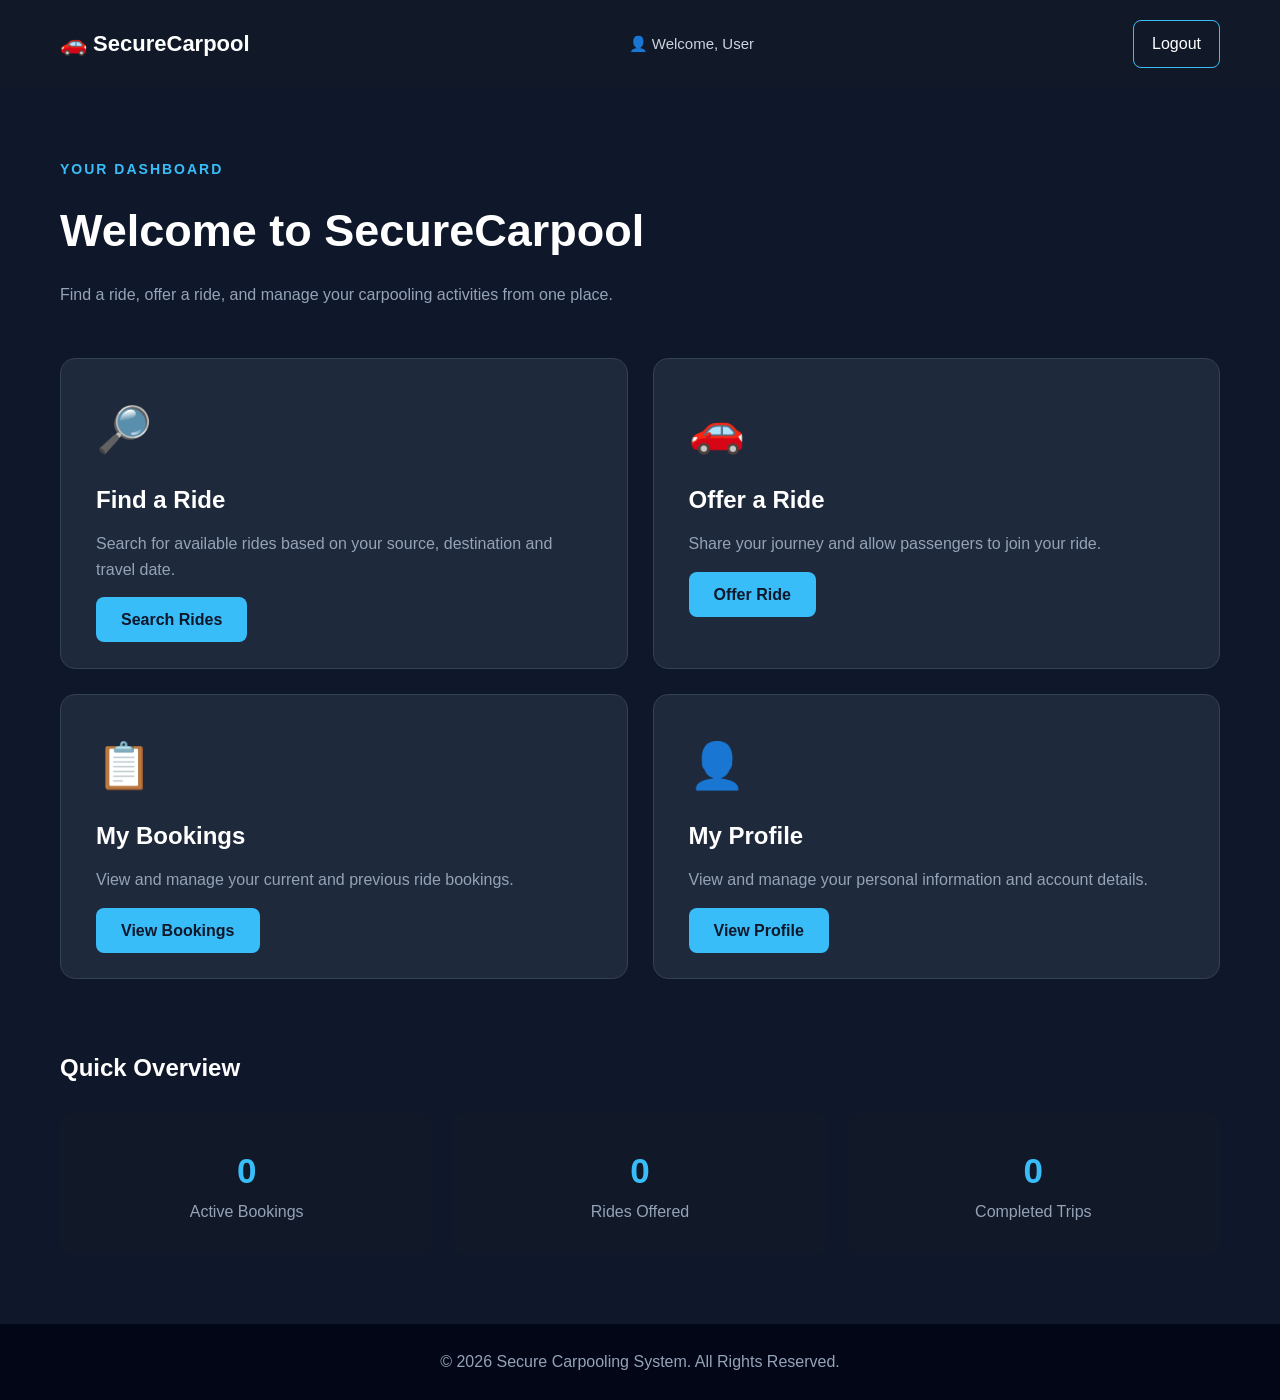
<file: frontend/dashboard.html>
<!DOCTYPE html>
<html lang="en">

<head>
    <meta charset="UTF-8">
    <meta name="viewport" content="width=device-width, initial-scale=1.0">

    <title>Dashboard | Secure Carpooling</title>

    <link rel="stylesheet" href="style.css">
</head>

<body>

    <!-- Dashboard Navigation -->

    <header>
        <nav class="navbar">

            <div class="logo">
                🚗 SecureCarpool
            </div>

            <div class="dashboard-user">
                👤 Welcome, User
            </div>

            <a href="index.html" class="login-btn">
                Logout
            </a>

        </nav>
    </header>


    <!-- Dashboard -->

    <main class="dashboard">

        <div class="dashboard-heading">

            <p class="small-title">
                YOUR DASHBOARD
            </p>

            <h1>
                Welcome to SecureCarpool
            </h1>

            <p>
                Find a ride, offer a ride, and manage your
                carpooling activities from one place.
            </p>

        </div>


        <!-- Dashboard Cards -->

        <section class="dashboard-cards">

            <div class="dashboard-card">

                <div class="dashboard-icon">
                    🔎
                </div>

                <h2>Find a Ride</h2>

                <p>
                    Search for available rides based on your
                    source, destination and travel date.
                </p>

                <a href="find-ride.html" class="primary-btn">
                    Search Rides
                </a>

            </div>


            <div class="dashboard-card">

                <div class="dashboard-icon">
                    🚗
                </div>

                <h2>Offer a Ride</h2>

                <p>
                    Share your journey and allow passengers
                    to join your ride.
                </p>

                <a href="offer-ride.html" class="primary-btn">
                    Offer Ride
                </a>

            </div>


            <div class="dashboard-card">

                <div class="dashboard-icon">
                    📋
                </div>

                <h2>My Bookings</h2>

                <p>
                    View and manage your current and previous
                    ride bookings.
                </p>

                <a href="my-bookings.html" class="primary-btn">
                    View Bookings
                </a>

            </div>


            <div class="dashboard-card">

                <div class="dashboard-icon">
                    👤
                </div>

                <h2>My Profile</h2>

                <p>
                    View and manage your personal information
                    and account details.
                </p>

                <a href="my-profile.html" class="primary-btn">
                    View Profile
                </a>

            </div>

        </section>


        <!-- Quick Statistics -->

        <section class="stats-section">

            <h2>Quick Overview</h2>

            <div class="stats">

                <div class="stat-card">
                    <h3>0</h3>
                    <p>Active Bookings</p>
                </div>

                <div class="stat-card">
                    <h3>0</h3>
                    <p>Rides Offered</p>
                </div>

                <div class="stat-card">
                    <h3>0</h3>
                    <p>Completed Trips</p>
                </div>

            </div>

        </section>

    </main>


    <footer>

        <p>
            © 2026 Secure Carpooling System. All Rights Reserved.
        </p>

    </footer>

</body>

</html>
</file>
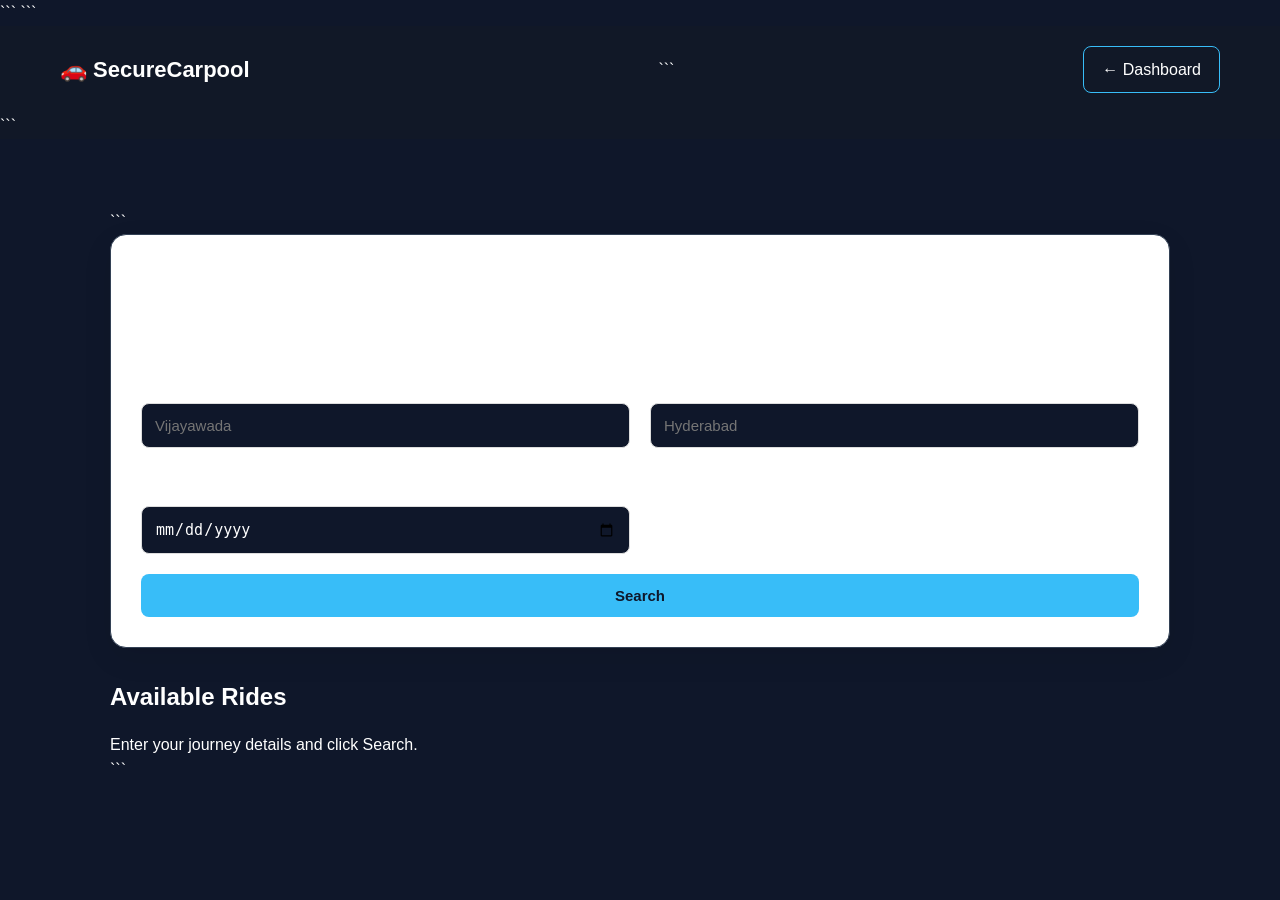
<file: frontend/find-ride.html>
<!DOCTYPE html>

<html lang="en">
<head>
    <meta charset="UTF-8">
    <meta name="viewport" content="width=device-width, initial-scale=1.0">
    <title>Find a Ride | SecureCarpool</title>
    <link rel="stylesheet" href="style.css">

```
<style>
    .search-container {
        max-width: 1100px;
        margin: 50px auto;
        padding: 20px;
    }

    .search-box {
        background: #ffffff;
        padding: 30px;
        border-radius: 16px;
        box-shadow: 0 10px 30px rgba(0,0,0,0.08);
        margin-bottom: 30px;
    }

    .search-box h1 {
        margin-bottom: 10px;
    }

    .search-form {
        display: grid;
        grid-template-columns: repeat(3, 1fr) auto;
        gap: 15px;
        align-items: end;
        margin-top: 25px;
    }

    .form-group {
        display: flex;
        flex-direction: column;
        gap: 8px;
    }

    .form-group label {
        font-weight: 600;
    }

    .form-group input {
        padding: 13px;
        border: 1px solid #ddd;
        border-radius: 8px;
        font-size: 15px;
    }

    .search-btn {
        padding: 13px 24px;
        border: none;
        border-radius: 8px;
        cursor: pointer;
        font-weight: 600;
        font-size: 15px;
    }

    .results-title {
        margin: 25px 0 15px;
    }

    .ride-card {
        background: #ffffff;
        border-radius: 16px;
        padding: 25px;
        margin-bottom: 20px;
        box-shadow: 0 8px 25px rgba(0,0,0,0.08);
    }

    .ride-header {
        display: flex;
        justify-content: space-between;
        gap: 20px;
        margin-bottom: 20px;
    }

    .route {
        font-size: 20px;
        font-weight: 700;
    }

    .price {
        font-size: 20px;
        font-weight: 700;
    }

    .ride-info {
        display: grid;
        grid-template-columns: repeat(4, 1fr);
        gap: 15px;
        margin-bottom: 20px;
    }

    .info-item {
        background: #f7f7f7;
        padding: 12px;
        border-radius: 8px;
    }

    .info-label {
        font-size: 12px;
        color: #666;
        display: block;
        margin-bottom: 5px;
    }

    .book-btn {
        padding: 12px 25px;
        border: none;
        border-radius: 8px;
        cursor: pointer;
        font-weight: 600;
    }

    .message {
        padding: 15px;
        border-radius: 8px;
        margin-top: 15px;
        display: none;
    }

    .loading {
        text-align: center;
        padding: 20px;
    }

    @media (max-width: 800px) {
        .search-form {
            grid-template-columns: 1fr;
        }

        .ride-info {
            grid-template-columns: 1fr 1fr;
        }

        .ride-header {
            flex-direction: column;
        }
    }
</style>
```

</head>

<body>

<header>
    <nav class="navbar">
        <div class="logo">🚗 SecureCarpool</div>

```
    <a href="dashboard.html" class="login-btn">
        ← Dashboard
    </a>
</nav>
```

</header>

<main class="search-container">

```
<section class="search-box">
    <h1>Find a Ride</h1>
    <p>Search for available rides from your location to your destination.</p>

    <form id="searchForm" class="search-form">

        <div class="form-group">
            <label for="startLocation">From</label>
            <input
                type="text"
                id="startLocation"
                placeholder="Vijayawada"
                required
            >
        </div>

        <div class="form-group">
            <label for="destination">To</label>
            <input
                type="text"
                id="destination"
                placeholder="Hyderabad"
                required
            >
        </div>

        <div class="form-group">
            <label for="travelDate">Travel Date</label>
            <input
                type="date"
                id="travelDate"
                required
            >
        </div>

        <button type="submit" class="primary-btn search-btn">
            Search
        </button>

    </form>

    <div id="message" class="message"></div>
</section>

<section>
    <h2 class="results-title">Available Rides</h2>

    <div id="results">
        <p>Enter your journey details and click Search.</p>
    </div>
</section>
```

</main>

<script>

const API_BASE_URL = "http://localhost:8080";

const searchForm = document.getElementById("searchForm");
const results = document.getElementById("results");
const message = document.getElementById("message");

searchForm.addEventListener("submit", async function(event) {

    event.preventDefault();

    const startLocation =
        document.getElementById("startLocation").value.trim();

    const destination =
        document.getElementById("destination").value.trim();

    const travelDate =
        document.getElementById("travelDate").value;

    results.innerHTML = '<div class="loading">Searching rides...</div>';

    message.style.display = "none";

    try {

        const url =
            `${API_BASE_URL}/api/rides/search?` +
            `startLocation=${encodeURIComponent(startLocation)}` +
            `&destination=${encodeURIComponent(destination)}` +
            `&travelDate=${encodeURIComponent(travelDate)}`;

        const response = await fetch(url);

        if (!response.ok) {
            throw new Error("Unable to search rides.");
        }

        const rides = await response.json();

        displayRides(rides);

    } catch (error) {

        console.error(error);

        results.innerHTML = "";

        message.textContent =
            "Unable to connect to the backend. Please make sure Spring Boot is running on port 8080.";

        message.style.display = "block";

    }

});


function displayRides(rides) {

    if (!rides || rides.length === 0) {

        results.innerHTML = `
            <div class="ride-card">
                <h3>No rides found</h3>
                <p>
                    No rides are available for the selected route and date.
                </p>
            </div>
        `;

        return;
    }

    results.innerHTML = rides.map(ride => {

        return `
            <div class="ride-card">

                <div class="ride-header">

                    <div class="route">
                        🚗 ${escapeHtml(ride.startLocation)}
                        →
                        ${escapeHtml(ride.destination)}
                    </div>

                    <div class="price">
                        ₹${ride.pricePerPassenger}
                    </div>

                </div>

                <div class="ride-info">

                    <div class="info-item">
                        <span class="info-label">Date</span>
                        ${escapeHtml(ride.travelDate || "N/A")}
                    </div>

                    <div class="info-item">
                        <span class="info-label">Departure</span>
                        ${escapeHtml(ride.departureTime || "N/A")}
                    </div>

                    <div class="info-item">
                        <span class="info-label">Available Seats</span>
                        ${escapeHtml(ride.availableSeats ?? "N/A")}
                    </div>

                    <div class="info-item">
                        <span class="info-label">Ride ID</span>
                        ${escapeHtml(ride.rideId)}
                    </div>

                </div>

                <button
                    class="primary-btn book-btn"
                    onclick="bookRide(${ride.rideId})">
                    Book Ride
                </button>

            </div>
        `;

    }).join("");

}


async function bookRide(rideId) {

    const passengerId = 1;
    const seatsBooked = 1;

    try {

        const response = await fetch(
            `${API_BASE_URL}/api/bookings`,
            {
                method: "POST",

                headers: {
                    "Content-Type": "application/json"
                },

                body: JSON.stringify({
                    rideId: rideId,
                    passengerId: passengerId,
                    seatsBooked: seatsBooked
                })
            }
        );

        if (!response.ok) {

            throw new Error(
                "Booking failed. Server returned " + response.status
            );

        }

        const booking = await response.json();

        alert(
            "Ride booked successfully! Booking ID: " +
            booking.bookingId
        );

    } catch (error) {

        console.error(error);

        alert(
            "Booking could not be completed. " +
            "Please make sure the backend is running."
        );

    }

}


function escapeHtml(value) {

    if (value === null || value === undefined) {
        return "";
    }

    return String(value)
        .replace(/&/g, "&amp;")
        .replace(/</g, "&lt;")
        .replace(/>/g, "&gt;")
        .replace(/"/g, "&quot;")
        .replace(/'/g, "&#039;");
}

</script>

</body>
</html>
</file>
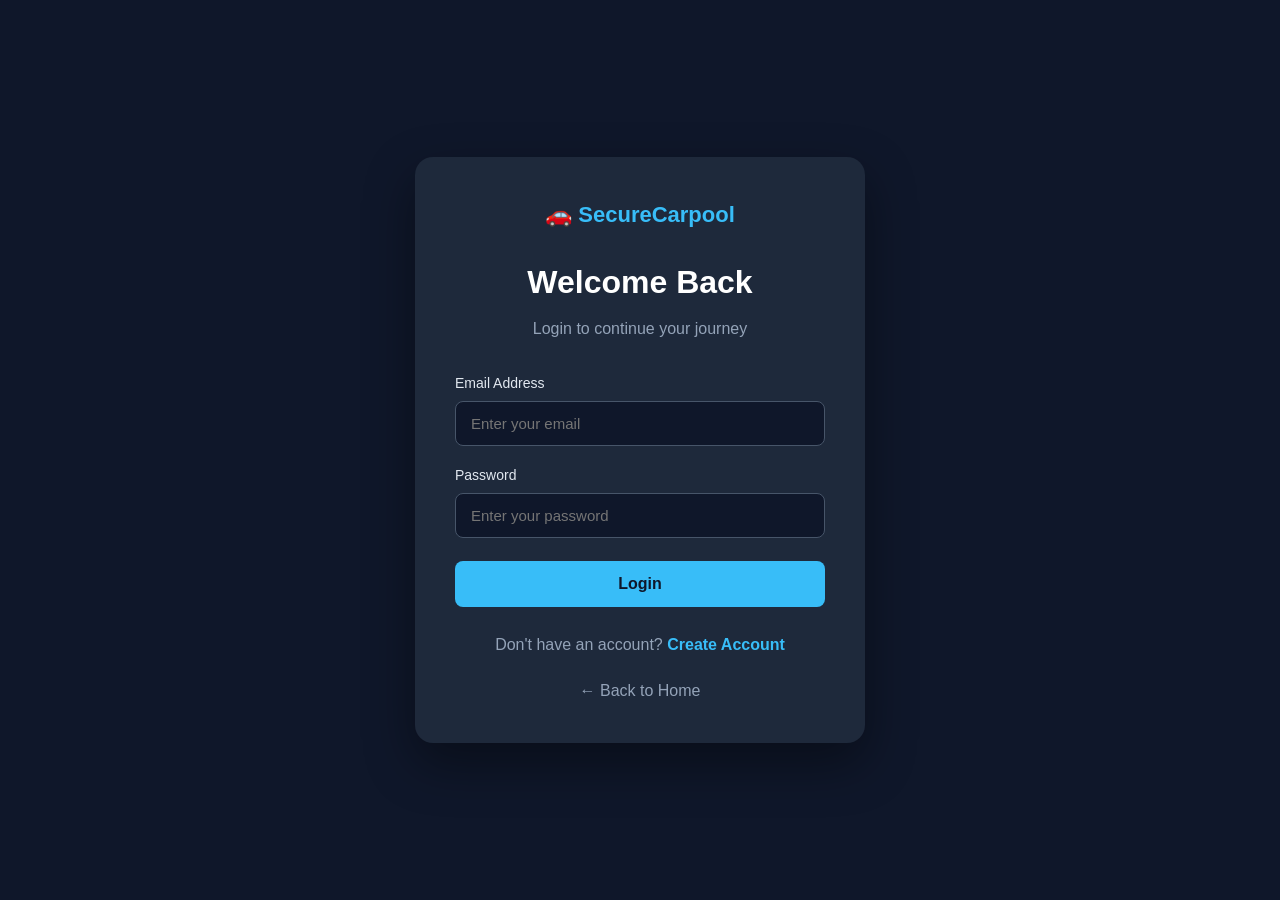
<file: frontend/login.html>
<!DOCTYPE html>
<html lang="en">
<head>
    <meta charset="UTF-8">
    <meta name="viewport" content="width=device-width, initial-scale=1.0">

    <title>Login | Secure Carpooling</title>

    <link rel="stylesheet" href="style.css">
</head>

<body>

    <div class="auth-container">

        <div class="auth-card">

            <div class="logo">🚗 SecureCarpool</div>

            <h1>Welcome Back</h1>

            <p class="auth-subtitle">
                Login to continue your journey
            </p>

            <form>

                <label>Email Address</label>
                <input 
                    type="email"
                    placeholder="Enter your email"
                    required
                >

                <label>Password</label>
                <input 
                    type="password"
                    placeholder="Enter your password"
                    required
                >

                <button type="submit">
                    Login
                </button>

            </form>

            <p class="auth-link">
                Don't have an account?
                <a href="register.html">Create Account</a>
            </p>

            <a href="index.html" class="back-home">
                ← Back to Home
            </a>

        </div>

    </div>

</body>
</html>
</file>
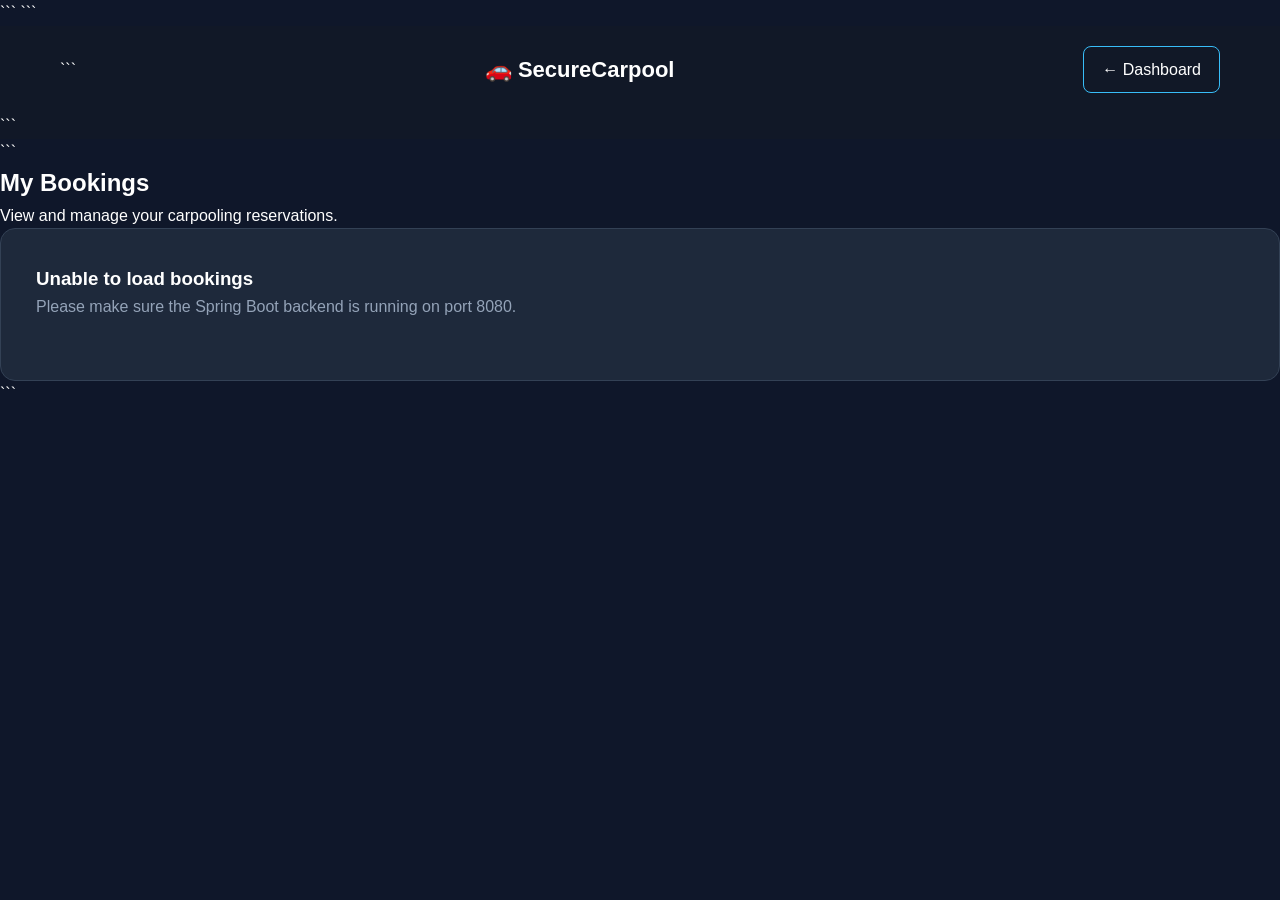
<file: frontend/my-bookings.html>
<!DOCTYPE html>

<html lang="en">

<head>
    <meta charset="UTF-8">
    <meta name="viewport" content="width=device-width, initial-scale=1.0">

```
<title>My Bookings | Secure Carpooling</title>

<link rel="stylesheet" href="style.css">
```

</head>

<body>

<header>
    <nav class="navbar">

```
    <div class="logo">
        🚗 SecureCarpool
    </div>

    <a href="dashboard.html" class="login-btn">
        ← Dashboard
    </a>

</nav>
```

</header>

<main class="container">

```
<section class="page-header">

    <h1>My Bookings</h1>

    <p>
        View and manage your carpooling reservations.
    </p>

</section>


<section>

    <div id="loading">
        Loading your bookings...
    </div>

    <div id="error-message" style="display:none;">
    </div>

    <div id="bookings-container">
    </div>

</section>
```

</main>

<script>

const API_URL = "http://localhost:8080/api/bookings/passenger/1";

const bookingsContainer =
    document.getElementById("bookings-container");

const loading =
    document.getElementById("loading");

const errorMessage =
    document.getElementById("error-message");


async function loadBookings() {

    try {

        loading.style.display = "block";
        errorMessage.style.display = "none";

        const response = await fetch(API_URL);

        if (!response.ok) {
            throw new Error("Failed to load bookings");
        }

        const bookings = await response.json();

        loading.style.display = "none";

        displayBookings(bookings);

    } catch (error) {

        loading.style.display = "none";

        errorMessage.style.display = "block";

        errorMessage.innerHTML = `
            <div class="dashboard-card">
                <h3>Unable to load bookings</h3>
                <p>
                    Please make sure the Spring Boot backend
                    is running on port 8080.
                </p>
            </div>
        `;

        console.error(error);
    }
}


function displayBookings(bookings) {

    bookingsContainer.innerHTML = "";

    if (!bookings || bookings.length === 0) {

        bookingsContainer.innerHTML = `
            <div class="dashboard-card">
                <h3>No bookings found</h3>
                <p>
                    You haven't booked any rides yet.
                </p>

                <a href="find-ride.html" class="primary-btn">
                    Find a Ride
                </a>
            </div>
        `;

        return;
    }


    bookings.forEach(booking => {

        const bookingCard =
            document.createElement("div");

        bookingCard.className = "dashboard-card";

        bookingCard.innerHTML = `

            <div class="ride-details">

                <div>
                    <strong>🚗 Ride ID</strong>
                    <span>${booking.rideId}</span>
                </div>

                <div>
                    <strong>💺 Seats Booked</strong>
                    <span>${booking.seatsBooked}</span>
                </div>

            </div>


            <div class="booking-info">

                <p>
                    <strong>Booking ID:</strong>
                    ${booking.bookingId}
                </p>

                <p>
                    <strong>Passenger ID:</strong>
                    ${booking.passengerId}
                </p>

                <p>
                    <strong>Status:</strong>
                    <span class="status-confirmed">
                        ${booking.bookingStatus}
                    </span>
                </p>

                <p>
                    <strong>📅 Booking Date:</strong>
                    ${formatDate(booking.bookingDate)}
                </p>

            </div>


            <button
                class="primary-btn"
                onclick="cancelBooking(${booking.bookingId})">

                Cancel Booking

            </button>

        `;

        bookingsContainer.appendChild(bookingCard);

    });
}


function formatDate(dateString) {

    if (!dateString) {
        return "Not available";
    }

    const date = new Date(dateString);

    return date.toLocaleString("en-IN", {
        dateStyle: "medium",
        timeStyle: "short"
    });
}


async function cancelBooking(bookingId) {

    const confirmed =
        confirm("Are you sure you want to cancel this booking?");

    if (!confirmed) {
        return;
    }

    alert(
        "Cancellation API is not implemented yet. " +
        "Your booking is still confirmed."
    );
}


loadBookings();

</script>

</body>
</html>
</file>
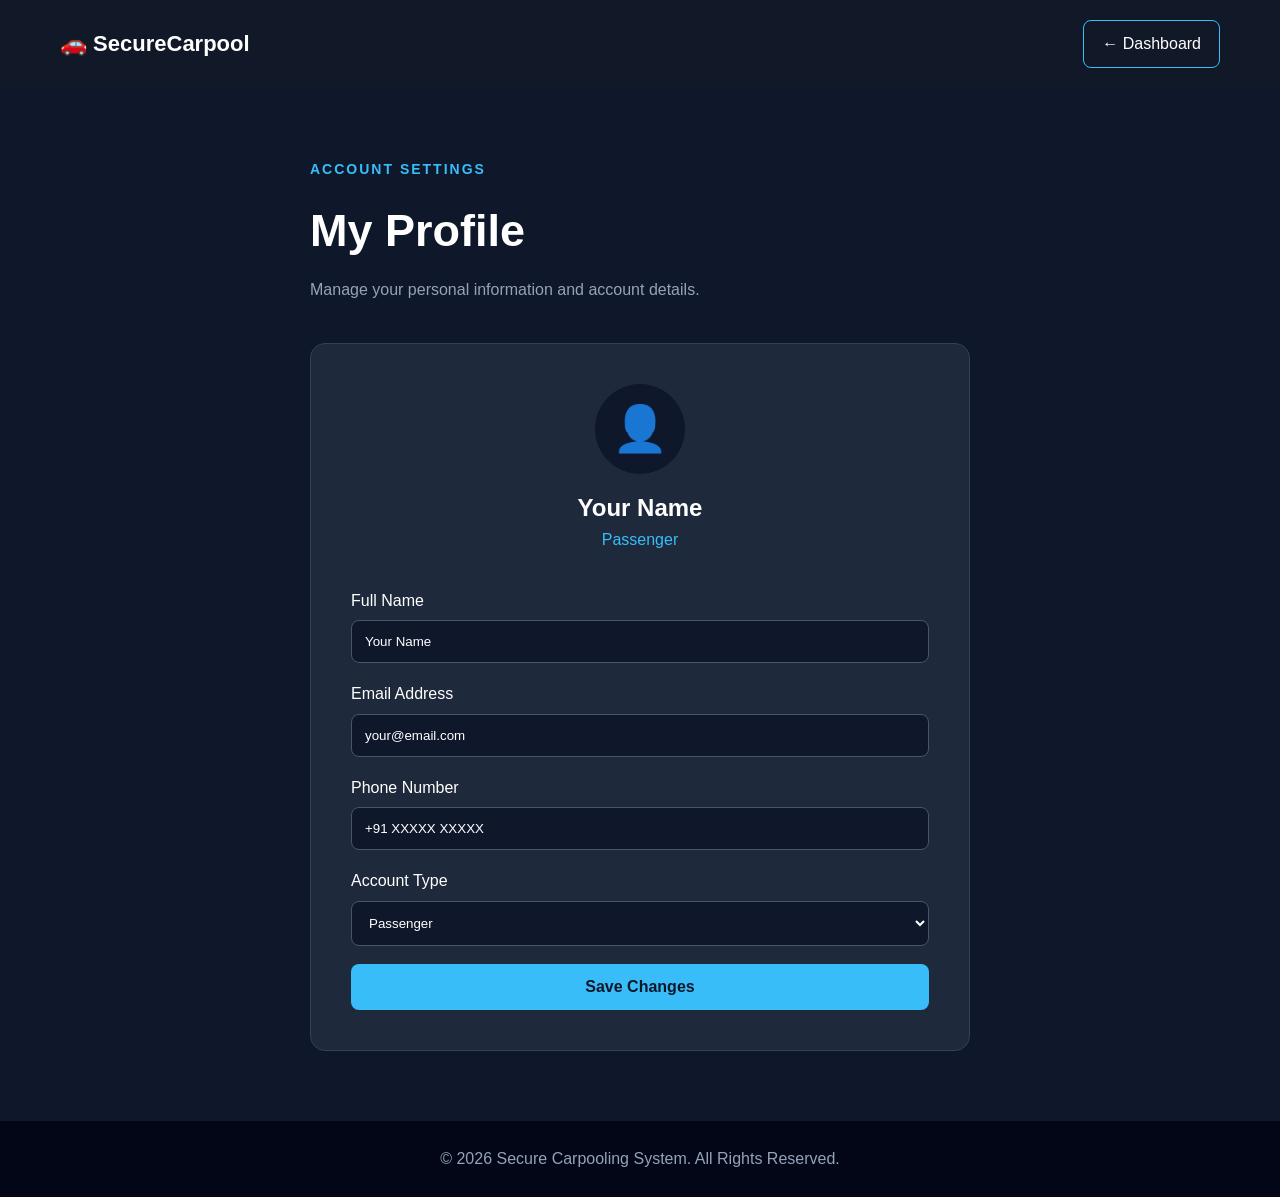
<file: frontend/my-profile.html>
<!DOCTYPE html>
<html lang="en">

<head>
    <meta charset="UTF-8">
    <meta name="viewport" content="width=device-width, initial-scale=1.0">

    <title>My Profile | Secure Carpooling</title>

    <link rel="stylesheet" href="style.css">
</head>

<body>

<header>

    <nav class="navbar">

        <div class="logo">
            🚗 SecureCarpool
        </div>

        <a href="dashboard.html" class="login-btn">
            ← Dashboard
        </a>

    </nav>

</header>


<main class="profile-page">

    <div class="profile-heading">

        <p class="small-title">
            ACCOUNT SETTINGS
        </p>

        <h1>
            My Profile
        </h1>

        <p>
            Manage your personal information and account details.
        </p>

    </div>


    <section class="profile-card">

        <div class="profile-avatar">
            👤
        </div>

        <h2>
            Your Name
        </h2>

        <p class="profile-role">
            Passenger
        </p>


        <form>

            <label>Full Name</label>

            <input
                type="text"
                value="Your Name"
            >


            <label>Email Address</label>

            <input
                type="email"
                value="your@email.com"
            >


            <label>Phone Number</label>

            <input
                type="tel"
                value="+91 XXXXX XXXXX"
            >


            <label>Account Type</label>

            <select>

                <option>
                    Passenger
                </option>

                <option>
                    Driver
                </option>

            </select>


            <button type="submit" class="search-btn">
                Save Changes
            </button>

        </form>

    </section>

</main>


<footer>

    <p>
        © 2026 Secure Carpooling System.
        All Rights Reserved.
    </p>

</footer>

</body>

</html>
</file>
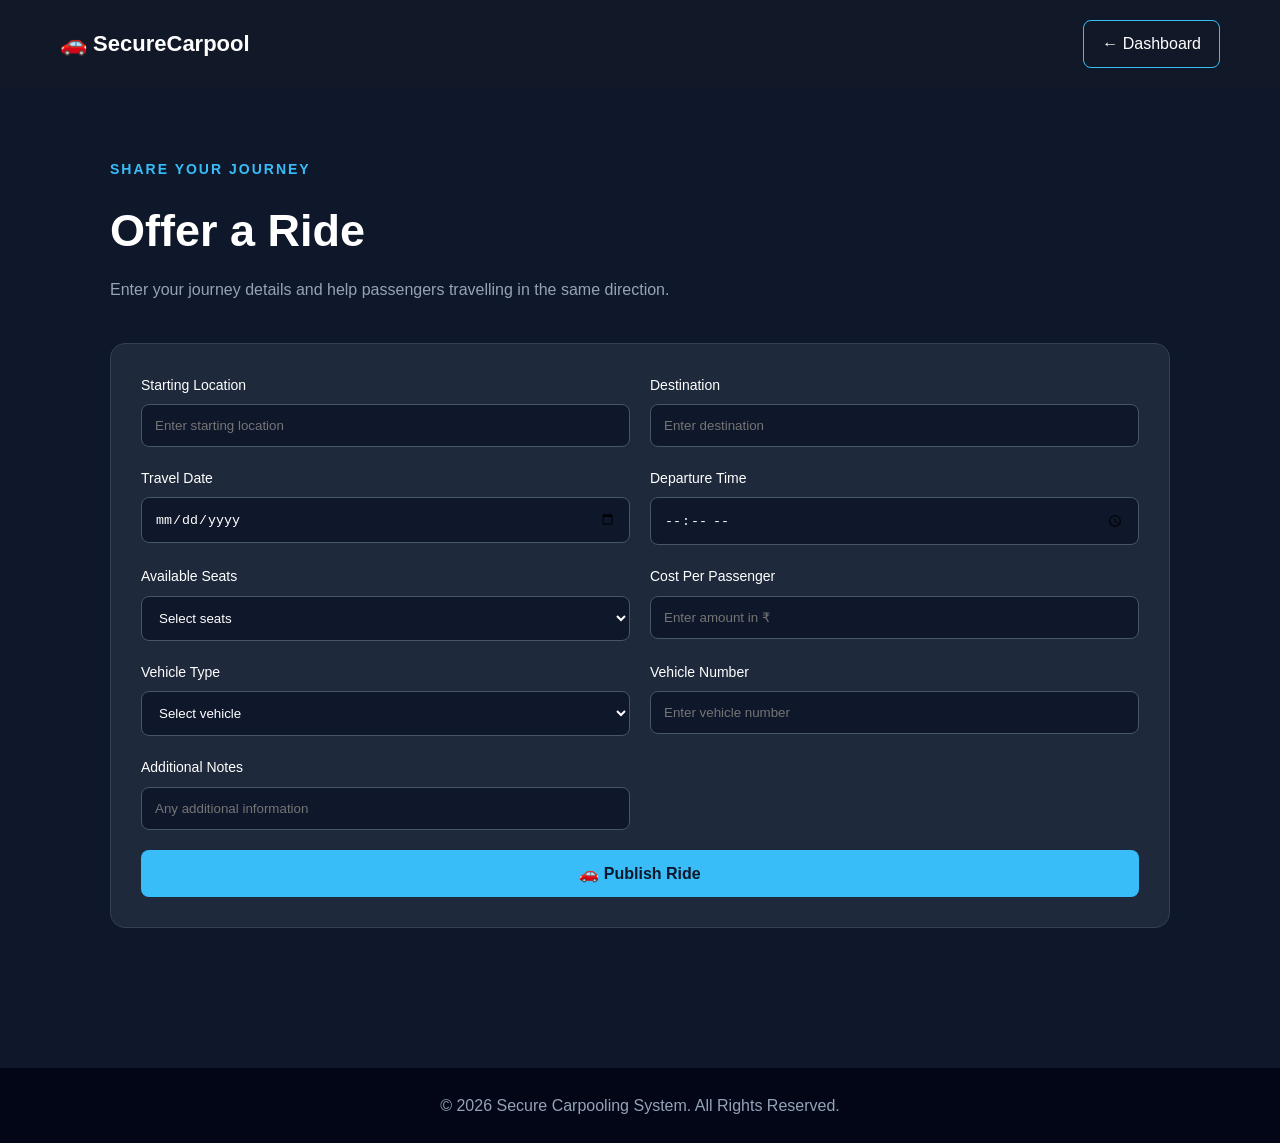
<file: frontend/offer-ride.html>
<!DOCTYPE html>
<html lang="en">

<head>
    <meta charset="UTF-8">
    <meta name="viewport" content="width=device-width, initial-scale=1.0">

    <title>Offer a Ride | Secure Carpooling</title>

    <link rel="stylesheet" href="style.css">
</head>

<body>

    <!-- Navigation -->

    <header>
        <nav class="navbar">

            <div class="logo">
                🚗 SecureCarpool
            </div>

            <a href="dashboard.html" class="login-btn">
                ← Dashboard
            </a>

        </nav>
    </header>


    <!-- Offer Ride Page -->

    <main class="ride-page">

        <div class="ride-heading">

            <p class="small-title">
                SHARE YOUR JOURNEY
            </p>

            <h1>
                Offer a Ride
            </h1>

            <p>
                Enter your journey details and help passengers
                travelling in the same direction.
            </p>

        </div>


        <!-- Ride Form -->

        <section class="search-box">

            <form>

                <div class="form-group">

                    <label>Starting Location</label>

                    <input
                        type="text"
                        placeholder="Enter starting location"
                        required
                    >

                </div>


                <div class="form-group">

                    <label>Destination</label>

                    <input
                        type="text"
                        placeholder="Enter destination"
                        required
                    >

                </div>


                <div class="form-group">

                    <label>Travel Date</label>

                    <input
                        type="date"
                        required
                    >

                </div>


                <div class="form-group">

                    <label>Departure Time</label>

                    <input
                        type="time"
                        required
                    >

                </div>


                <div class="form-group">

                    <label>Available Seats</label>

                    <select required>

                        <option value="">
                            Select seats
                        </option>

                        <option value="1">
                            1 Seat
                        </option>

                        <option value="2">
                            2 Seats
                        </option>

                        <option value="3">
                            3 Seats
                        </option>

                        <option value="4">
                            4 Seats
                        </option>

                    </select>

                </div>


                <div class="form-group">

                    <label>Cost Per Passenger</label>

                    <input
                        type="number"
                        placeholder="Enter amount in ₹"
                        min="0"
                        required
                    >

                </div>


                <div class="form-group">

                    <label>Vehicle Type</label>

                    <select required>

                        <option value="">
                            Select vehicle
                        </option>

                        <option value="car">
                            Car
                        </option>

                        <option value="suv">
                            SUV
                        </option>

                        <option value="sedan">
                            Sedan
                        </option>

                    </select>

                </div>


                <div class="form-group">

                    <label>Vehicle Number</label>

                    <input
                        type="text"
                        placeholder="Enter vehicle number"
                        required
                    >

                </div>


                <div class="form-group">

                    <label>Additional Notes</label>

                    <input
                        type="text"
                        placeholder="Any additional information"
                    >

                </div>


                <button type="submit" class="search-btn">
                    🚗 Publish Ride
                </button>

            </form>

        </section>

    </main>


    <footer>

        <p>
            © 2026 Secure Carpooling System.
            All Rights Reserved.
        </p>

    </footer>

</body>

</html>
</file>
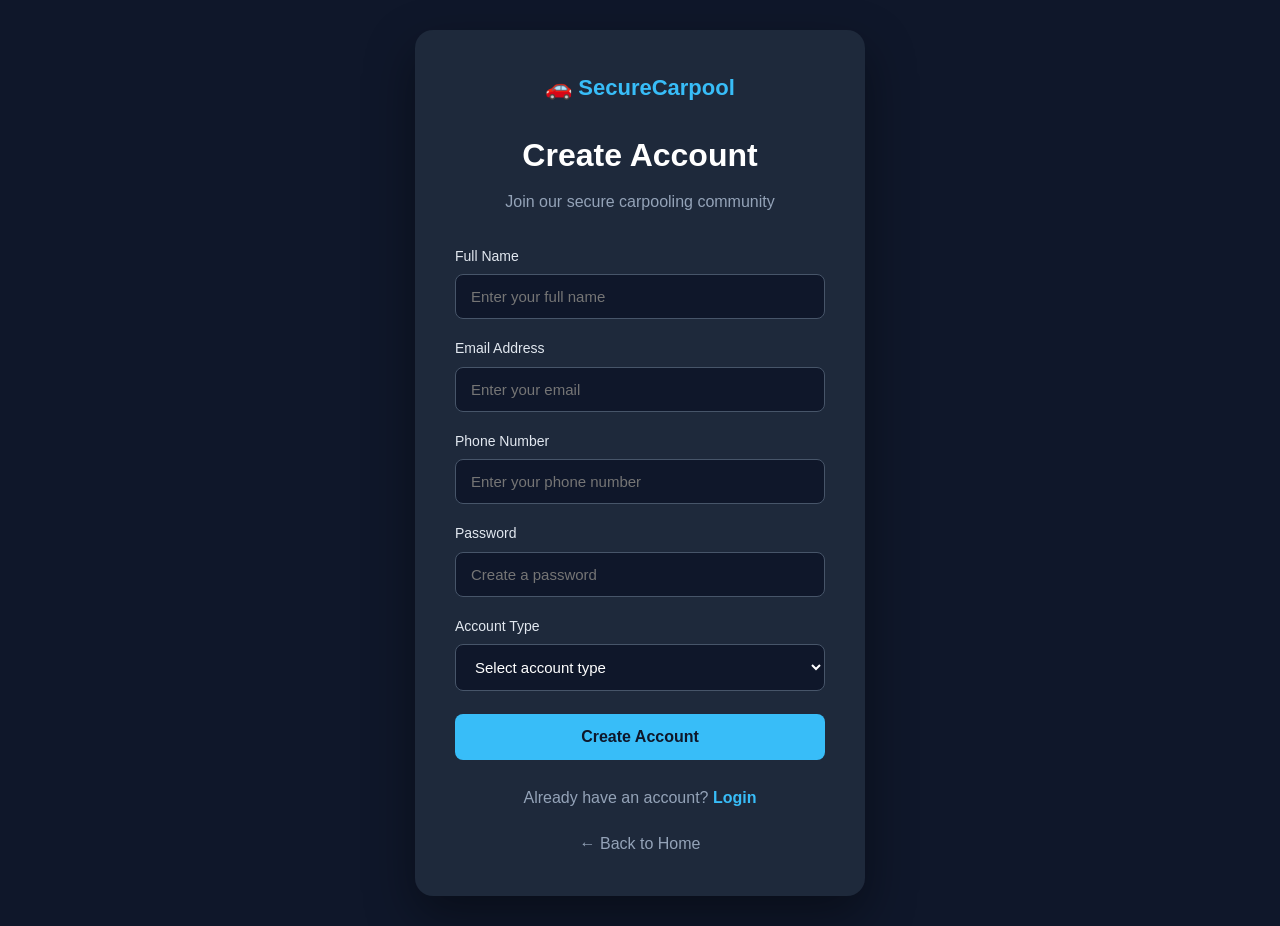
<file: frontend/register.html>
<!DOCTYPE html>
<html lang="en">
<head>
    <meta charset="UTF-8">
    <meta name="viewport" content="width=device-width, initial-scale=1.0">

    <title>Register | Secure Carpooling</title>

    <link rel="stylesheet" href="style.css">
</head>

<body>

    <div class="auth-container">

        <div class="auth-card">

            <div class="logo">🚗 SecureCarpool</div>

            <h1>Create Account</h1>

            <p class="auth-subtitle">
                Join our secure carpooling community
            </p>

            <form>

                <label>Full Name</label>
                <input 
                    type="text"
                    placeholder="Enter your full name"
                    required
                >

                <label>Email Address</label>
                <input 
                    type="email"
                    placeholder="Enter your email"
                    required
                >

                <label>Phone Number</label>
                <input 
                    type="tel"
                    placeholder="Enter your phone number"
                    required
                >

                <label>Password</label>
                <input 
                    type="password"
                    placeholder="Create a password"
                    required
                >

                <label>Account Type</label>

                <select required>
                    <option value="">Select account type</option>
                    <option value="passenger">Passenger</option>
                    <option value="driver">Driver</option>
                </select>

                <button type="submit">
                    Create Account
                </button>

            </form>

            <p class="auth-link">
                Already have an account?
                <a href="login.html">Login</a>
            </p>

            <a href="index.html" class="back-home">
                ← Back to Home
            </a>

        </div>

    </div>

</body>
</html>
</file>
<file: frontend/style.css>
* {
    margin: 0;
    padding: 0;
    box-sizing: border-box;
}

html {
    scroll-behavior: smooth;
}

body {
    font-family: Arial, sans-serif;
    background: #0f172a;
    color: white;
    line-height: 1.6;
}


/* Navigation */

header {
    width: 100%;
    background: #111827;
}

.navbar {
    max-width: 1200px;
    margin: auto;
    padding: 20px;
    display: flex;
    align-items: center;
    justify-content: space-between;
}

.logo {
    font-size: 22px;
    font-weight: bold;
}

.nav-links {
    display: flex;
    list-style: none;
    gap: 30px;
}

.nav-links a {
    color: white;
    text-decoration: none;
}

.nav-links a:hover {
    color: #38bdf8;
}

.nav-buttons {
    display: flex;
    gap: 10px;
}

.login-btn,
.register-btn {
    padding: 10px 18px;
    border-radius: 8px;
    text-decoration: none;
}

.login-btn {
    color: white;
    border: 1px solid #38bdf8;
}

.register-btn {
    background: #38bdf8;
    color: #0f172a;
}


/* Hero */

.hero {
    max-width: 1200px;
    min-height: 650px;
    margin: auto;
    padding: 80px 20px;

    display: flex;
    align-items: center;
    justify-content: space-between;
}

.hero-content {
    max-width: 650px;
}

.small-title {
    color: #38bdf8;
    font-size: 14px;
    font-weight: bold;
    letter-spacing: 2px;
    margin-bottom: 15px;
}

.hero h1 {
    font-size: 65px;
    line-height: 1.1;
    margin-bottom: 25px;
}

.hero h1 span {
    color: #38bdf8;
}

.hero-description {
    color: #cbd5e1;
    font-size: 18px;
    max-width: 600px;
    margin-bottom: 30px;
}

.hero-buttons {
    display: flex;
    gap: 15px;
}

.primary-btn,
.secondary-btn {
    padding: 14px 25px;
    border-radius: 8px;
    text-decoration: none;
    font-weight: bold;
}

.primary-btn {
    background: #38bdf8;
    color: #0f172a;
}

.secondary-btn {
    border: 1px solid #38bdf8;
    color: white;
}

.hero-image {
    font-size: 180px;
}


/* Features */

.features-section {
    background: #111827;
    padding: 80px 20px;
}

.section-heading {
    text-align: center;
    margin-bottom: 50px;
}

.section-heading p {
    color: #38bdf8;
    font-weight: bold;
}

.section-heading h2 {
    font-size: 40px;
}

.features {
    max-width: 1100px;
    margin: auto;

    display: grid;
    grid-template-columns: repeat(3, 1fr);
    gap: 25px;
}

.feature-card {
    background: #1e293b;
    padding: 35px;
    border-radius: 15px;
    text-align: center;
}

.feature-card:hover {
    transform: translateY(-5px);
    transition: 0.3s;
}

.icon {
    font-size: 45px;
    margin-bottom: 15px;
}

.feature-card h3 {
    margin-bottom: 10px;
}

.feature-card p {
    color: #cbd5e1;
}


/* About */

.about-section {
    max-width: 1000px;
    margin: auto;
    padding: 100px 20px;
}

.about-section h2 {
    font-size: 45px;
    margin-bottom: 20px;
}

.about-section h2 span {
    color: #38bdf8;
}

.about-section p {
    color: #cbd5e1;
    margin-bottom: 15px;
}


/* Contact */

.contact-section {
    text-align: center;
    padding: 90px 20px;
    background: #111827;
}

.contact-section h2 {
    font-size: 40px;
    margin-bottom: 15px;
}

.contact-section p {
    color: #cbd5e1;
    margin-bottom: 30px;
}


/* Footer */

footer {
    text-align: center;
    padding: 25px;
    background: #020617;
    color: #94a3b8;
}


/* Responsive */

@media (max-width: 800px) {

    .nav-links {
        display: none;
    }

    .hero {
        flex-direction: column;
        text-align: center;
    }

    .hero h1 {
        font-size: 45px;
    }

    .hero-buttons {
        justify-content: center;
    }

    .features {
        grid-template-columns: 1fr;
    }

    .hero-image {
        margin-top: 40px;
        font-size: 100px;
    }
}
/* ============================= */
/* AUTHENTICATION PAGES */
/* ============================= */

.auth-container {
    min-height: 100vh;
    display: flex;
    justify-content: center;
    align-items: center;
    padding: 30px 20px;
    background: #0f172a;
}

.auth-card {
    width: 100%;
    max-width: 450px;
    padding: 40px;
    background: #1e293b;
    border-radius: 18px;
    box-shadow: 0 20px 50px rgba(0, 0, 0, 0.4);
}

.auth-card .logo {
    text-align: center;
    margin-bottom: 25px;
    color: #38bdf8;
}

.auth-card h1 {
    text-align: center;
    font-size: 32px;
    margin-bottom: 8px;
}

.auth-subtitle {
    text-align: center;
    color: #94a3b8;
    margin-bottom: 30px;
}

.auth-card form {
    display: flex;
    flex-direction: column;
}

.auth-card label {
    margin-bottom: 7px;
    font-size: 14px;
    color: #e2e8f0;
}

.auth-card input,
.auth-card select {
    width: 100%;
    padding: 13px 15px;
    margin-bottom: 18px;
    border: 1px solid #475569;
    border-radius: 8px;
    background: #0f172a;
    color: white;
    outline: none;
    font-size: 15px;
}

.auth-card input:focus,
.auth-card select:focus {
    border-color: #38bdf8;
}

.auth-card button {
    width: 100%;
    padding: 14px;
    border: none;
    border-radius: 8px;
    background: #38bdf8;
    color: #0f172a;
    font-size: 16px;
    font-weight: bold;
    cursor: pointer;
    margin-top: 5px;
}

.auth-card button:hover {
    background: #7dd3fc;
}

.auth-link {
    text-align: center;
    margin-top: 25px;
    color: #94a3b8;
}

.auth-link a {
    color: #38bdf8;
    text-decoration: none;
    font-weight: bold;
}

.back-home {
    display: block;
    text-align: center;
    margin-top: 20px;
    color: #94a3b8;
    text-decoration: none;
}

.back-home:hover {
    color: #38bdf8;
}
/* ============================= */
/* DASHBOARD */
/* ============================= */

.dashboard {
    max-width: 1200px;
    margin: auto;
    padding: 70px 20px;
}

.dashboard-heading {
    margin-bottom: 50px;
}

.dashboard-heading h1 {
    font-size: 45px;
    margin-bottom: 15px;
}

.dashboard-heading > p:last-child {
    color: #94a3b8;
    max-width: 700px;
}

.dashboard-user {
    color: #cbd5e1;
    font-size: 15px;
}

.dashboard-cards {
    display: grid;
    grid-template-columns: repeat(2, 1fr);
    gap: 25px;
}

.dashboard-card {
    background: #1e293b;
    padding: 35px;
    border-radius: 15px;
    border: 1px solid #334155;
}

.dashboard-card:hover {
    transform: translateY(-5px);
    transition: 0.3s;
}

.dashboard-icon {
    font-size: 45px;
    margin-bottom: 15px;
}

.dashboard-card h2 {
    margin-bottom: 12px;
}

.dashboard-card p {
    color: #94a3b8;
    margin-bottom: 25px;
}

.stats-section {
    margin-top: 70px;
}

.stats-section h2 {
    margin-bottom: 25px;
}

.stats {
    display: grid;
    grid-template-columns: repeat(3, 1fr);
    gap: 20px;
}

.stat-card {
    background: #111827;
    padding: 30px;
    text-align: center;
    border-radius: 12px;
}

.stat-card h3 {
    font-size: 35px;
    color: #38bdf8;
}

.stat-card p {
    color: #94a3b8;
}


/* Dashboard Responsive */

@media (max-width: 800px) {

    .dashboard-cards {
        grid-template-columns: 1fr;
    }

    .stats {
        grid-template-columns: 1fr;
    }

    .dashboard-heading h1 {
        font-size: 35px;
    }

    .dashboard-user {
        display: none;
    }
}
/* ============================= */
/* FIND RIDE PAGE */
/* ============================= */

.ride-page {
    max-width: 1100px;
    margin: auto;
    padding: 70px 20px;
}

.ride-heading {
    margin-bottom: 40px;
}

.ride-heading h1 {
    font-size: 45px;
    margin-bottom: 10px;
}

.ride-heading > p:last-child {
    color: #94a3b8;
}


/* Search Box */

.search-box {
    background: #1e293b;
    padding: 30px;
    border-radius: 15px;
    border: 1px solid #334155;
    margin-bottom: 70px;
}

.search-box form {
    display: grid;
    grid-template-columns: repeat(2, 1fr);
    gap: 20px;
}

.form-group {
    display: flex;
    flex-direction: column;
}

.form-group label {
    margin-bottom: 8px;
    font-size: 14px;
}

.form-group input,
.form-group select {
    padding: 13px;
    border-radius: 8px;
    border: 1px solid #475569;
    background: #0f172a;
    color: white;
    outline: none;
}

.form-group input:focus,
.form-group select:focus {
    border-color: #38bdf8;
}

.search-btn {
    grid-column: 1 / -1;
    padding: 14px;
    border: none;
    border-radius: 8px;
    background: #38bdf8;
    color: #0f172a;
    font-weight: bold;
    font-size: 16px;
    cursor: pointer;
}


/* Ride Cards */

.ride-list {
    display: grid;
    gap: 20px;
}

.ride-card {
    background: #1e293b;
    border: 1px solid #334155;
    border-radius: 15px;
    padding: 30px;
}

.driver-info {
    display: flex;
    align-items: center;
    gap: 15px;
    margin-bottom: 25px;
}

.driver-avatar {
    width: 50px;
    height: 50px;
    background: #0f172a;
    border-radius: 50%;
    display: flex;
    align-items: center;
    justify-content: center;
    font-size: 25px;
}

.driver-info p {
    color: #facc15;
    font-size: 14px;
}

.route {
    background: #0f172a;
    padding: 20px;
    border-radius: 10px;
    margin-bottom: 20px;
}

.route-line {
    color: #38bdf8;
    margin: 5px 0;
}

.ride-details {
    display: flex;
    gap: 25px;
    flex-wrap: wrap;
    color: #cbd5e1;
    margin-bottom: 25px;
}

.book-btn {
    width: 100%;
    padding: 13px;
    border: none;
    border-radius: 8px;
    background: #38bdf8;
    color: #0f172a;
    font-weight: bold;
    cursor: pointer;
}

.book-btn:hover {
    background: #7dd3fc;
}


/* Mobile */

@media (max-width: 700px) {

    .search-box form {
        grid-template-columns: 1fr;
    }

    .ride-heading h1 {
        font-size: 35px;
    }

    .ride-details {
        flex-direction: column;
        gap: 10px;
    }
}
/* ============================= */
/* BOOKINGS */
/* ============================= */

.booking-list {
    display: grid;
    gap: 20px;
}

.booking-card {
    background: #1e293b;
    border: 1px solid #334155;
    border-radius: 15px;
    padding: 30px;
}

.booking-top {
    display: flex;
    justify-content: space-between;
    gap: 20px;
    align-items: center;
    margin-bottom: 25px;
}

.booking-top p {
    color: #94a3b8;
    margin-top: 5px;
}

.booking-status {
    background: #064e3b;
    color: #6ee7b7;
    padding: 7px 14px;
    border-radius: 20px;
    font-size: 13px;
    font-weight: bold;
}

.booking-details {
    display: flex;
    gap: 25px;
    flex-wrap: wrap;
    color: #cbd5e1;
    margin-bottom: 25px;
}

.cancel-btn {
    padding: 11px 20px;
    border: 1px solid #ef4444;
    background: transparent;
    color: #f87171;
    border-radius: 8px;
    cursor: pointer;
}


/* ============================= */
/* PROFILE */
/* ============================= */

.profile-page {
    max-width: 700px;
    margin: auto;
    padding: 70px 20px;
}

.profile-heading {
    margin-bottom: 40px;
}

.profile-heading h1 {
    font-size: 45px;
    margin-bottom: 10px;
}

.profile-heading > p:last-child {
    color: #94a3b8;
}

.profile-card {
    background: #1e293b;
    border: 1px solid #334155;
    border-radius: 15px;
    padding: 40px;
}

.profile-avatar {
    width: 90px;
    height: 90px;
    background: #0f172a;
    border-radius: 50%;
    margin: 0 auto 15px;

    display: flex;
    align-items: center;
    justify-content: center;

    font-size: 45px;
}

.profile-card h2 {
    text-align: center;
}

.profile-role {
    text-align: center;
    color: #38bdf8;
    margin-bottom: 35px;
}

.profile-card form {
    display: flex;
    flex-direction: column;
}

.profile-card label {
    margin-bottom: 7px;
}

.profile-card input,
.profile-card select {
    padding: 13px;
    margin-bottom: 18px;

    background: #0f172a;
    border: 1px solid #475569;
    border-radius: 8px;

    color: white;
    outline: none;
}
</file>
